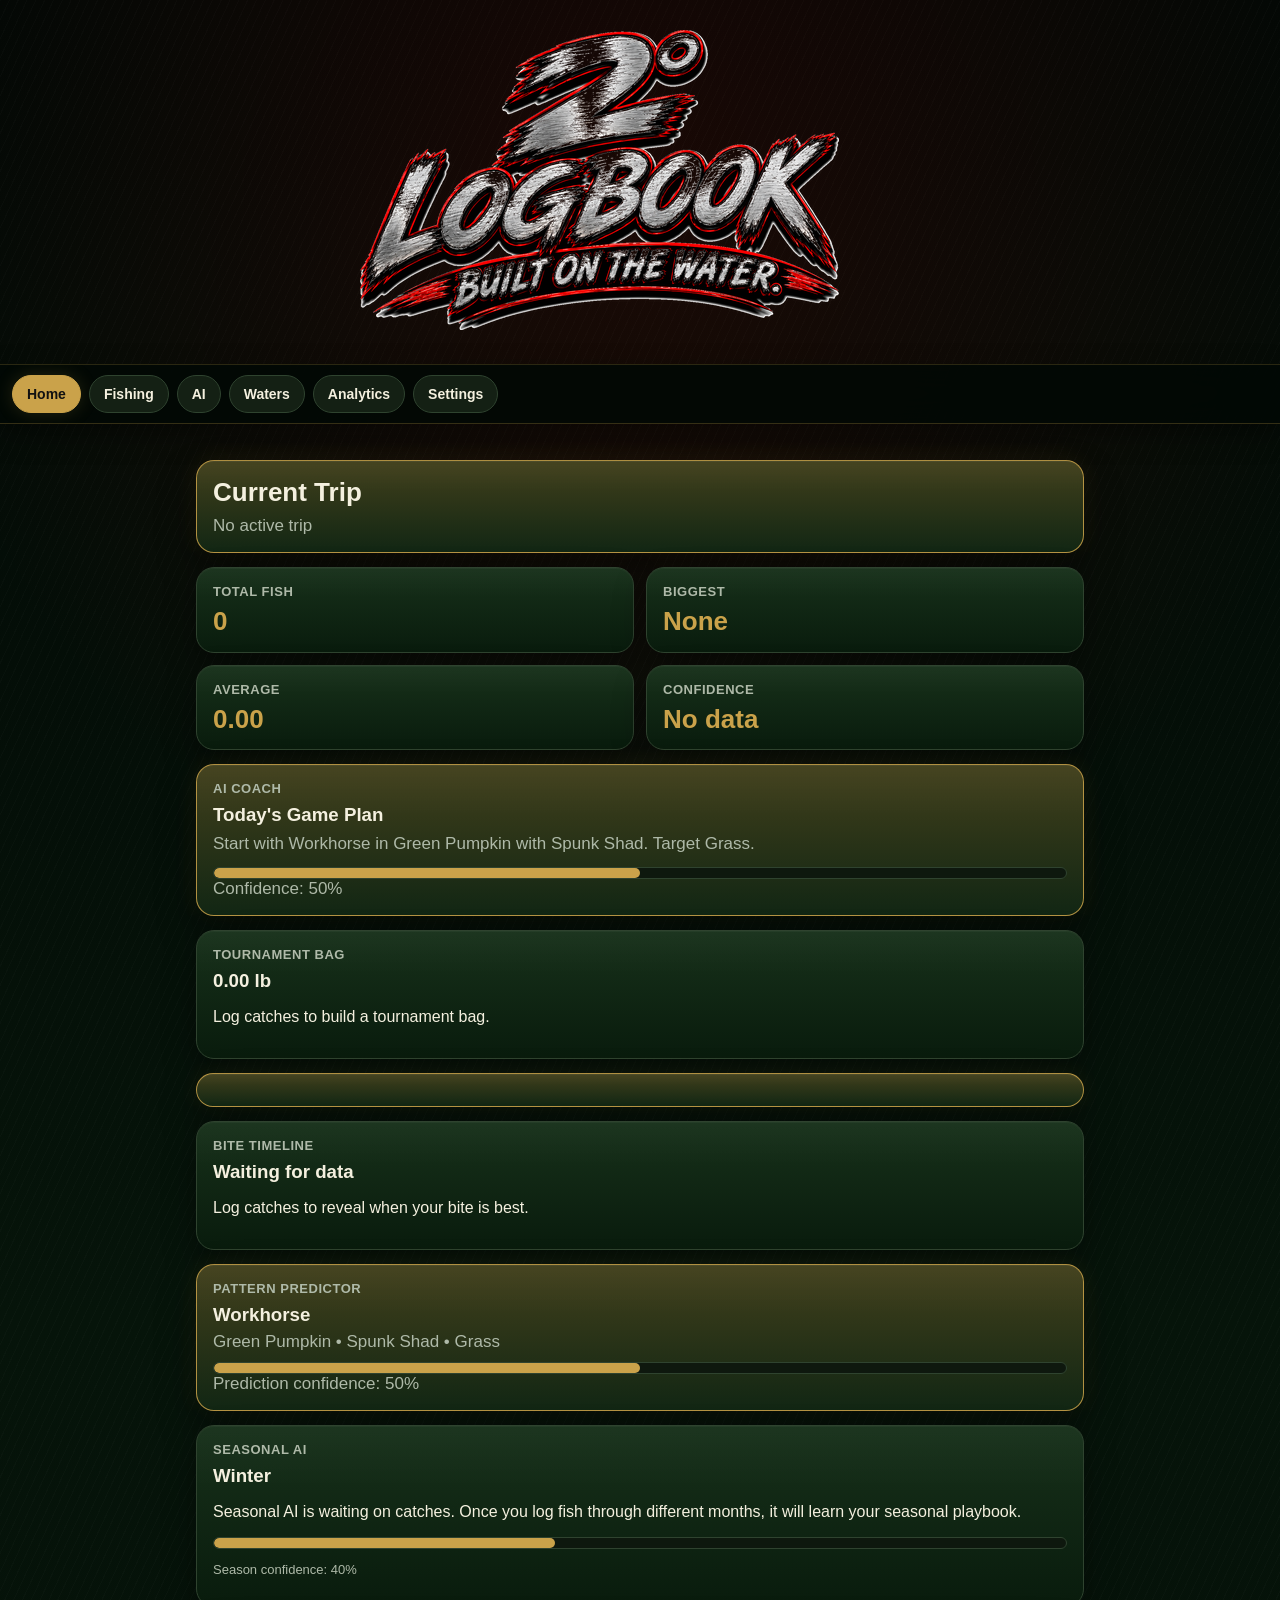
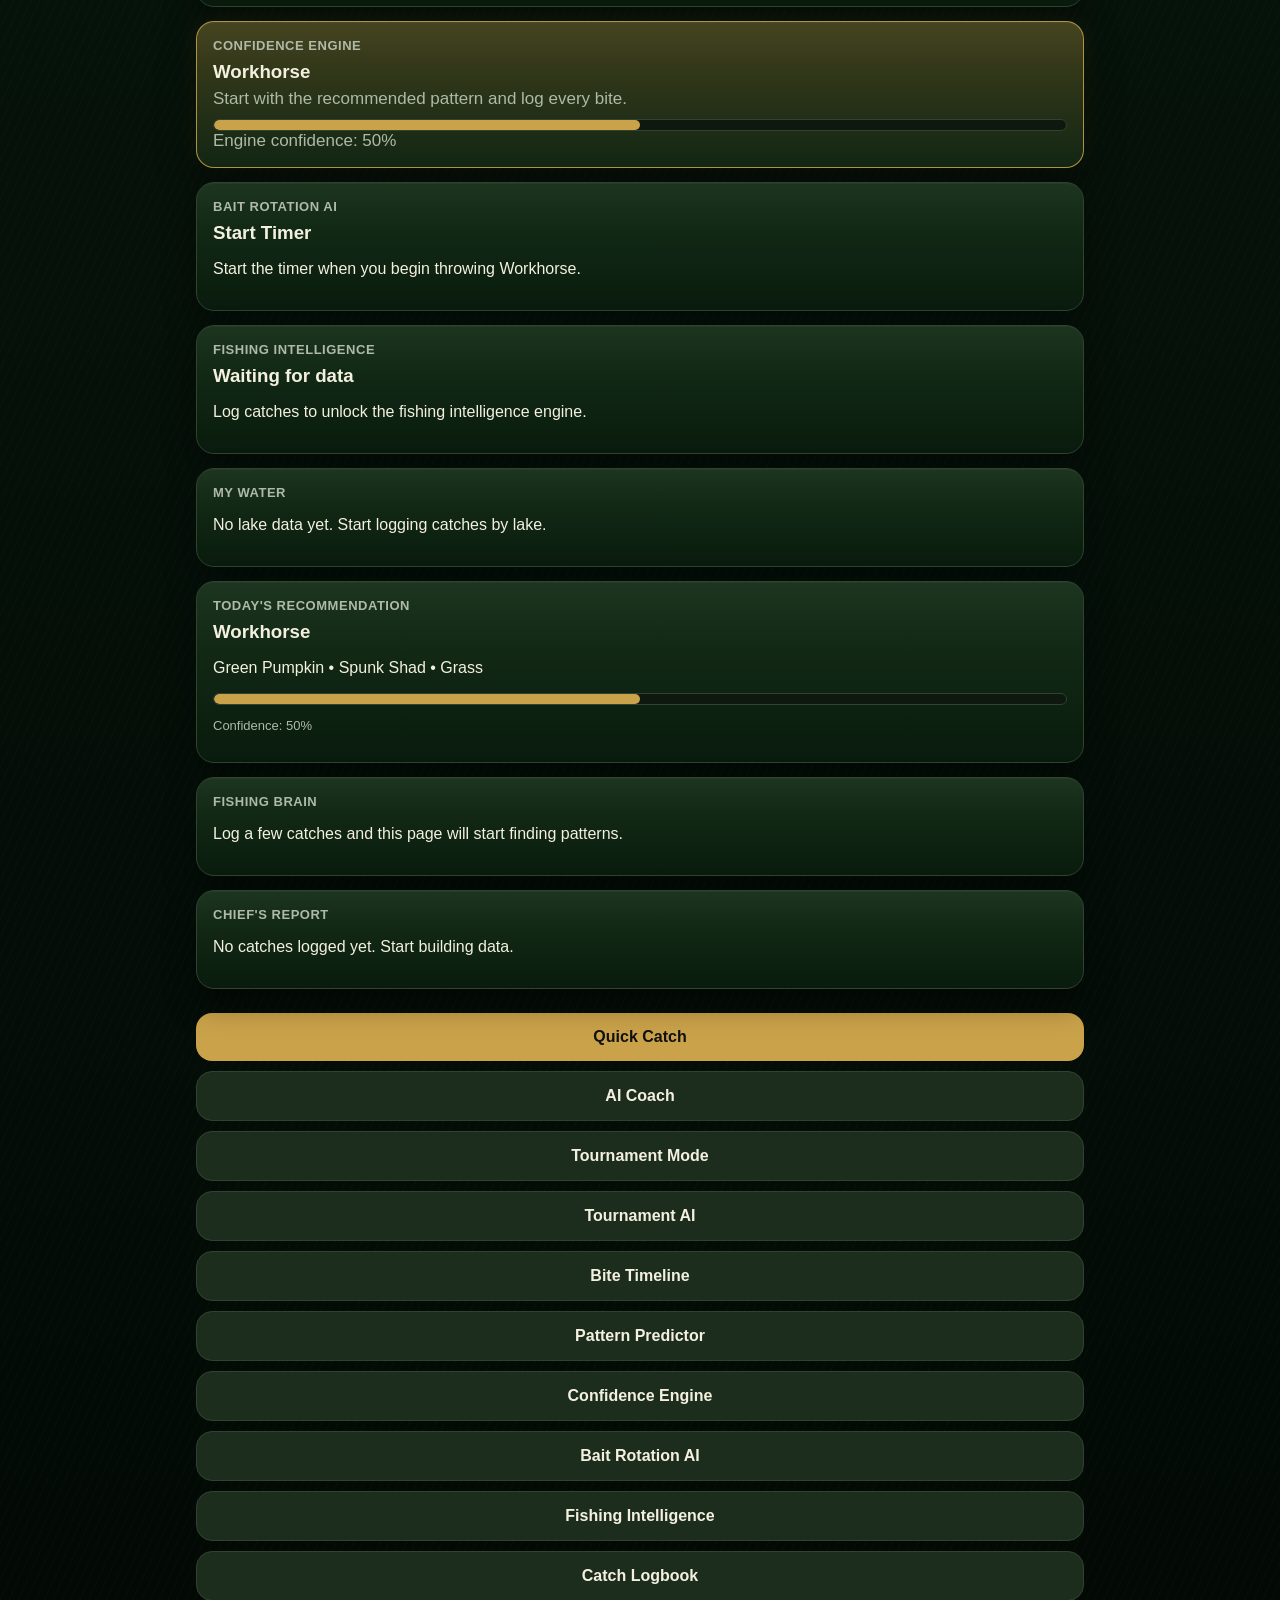
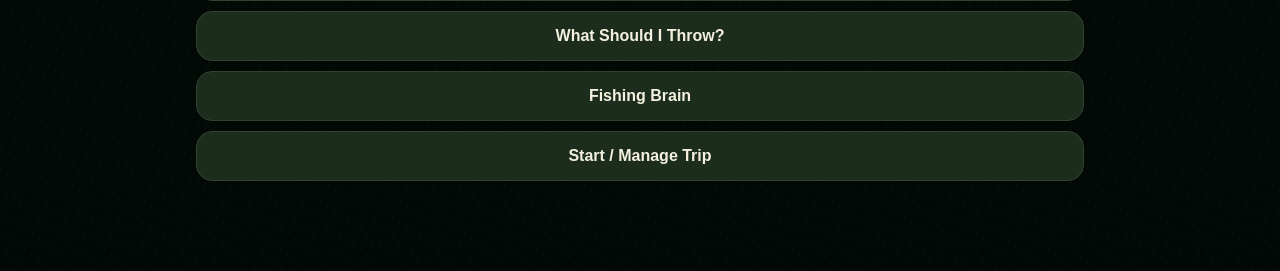
<file: index.html>
<!doctype html>
<html lang="en">
<head>
  <meta name="build-version" content="fishing-logbook-build-40-logo-header">
  <meta charset="UTF-8" />
  <meta name="viewport" content="width=device-width, initial-scale=1.0" />
  <title>2° Logbook</title>
  <link rel="stylesheet" href="style.css" />
  <link rel="manifest" href="manifest.json" />
  <meta name="theme-color" content="#caa24a" />
  <meta name="apple-mobile-web-app-capable" content="yes" />
  <meta name="apple-mobile-web-app-title" content="2° Logbook" />
  <meta name="apple-mobile-web-app-status-bar-style" content="black-translucent" />
</head>
<body>
  <header id="brandHeader37" class="brand-header-37">
    <img id="brandLogo37" class="brand-logo-37" src="brand-header-safe.png?v=40-logo-header" alt="2° Logbook - Built on the water.">
  </header>
  

  <nav class="nav-bar">
    <button data-nav="home">Home</button>
    <button data-nav="fishinghub">Fishing</button>
    <button data-nav="aihub">AI</button>
    <button data-nav="waterhub">Waters</button>
    <button data-nav="analytics">Analytics</button>
    <button data-nav="settings">Settings</button>
  </nav>

  <main>
    <section id="home" data-page class="page active">
      <div class="card hero">
        <h2>Current Trip</h2>
        <p id="currentTripStatus">No active trip</p>
      </div>

      <div class="grid">
        <div class="card"><span>Total Fish</span><strong id="totalFish">0</strong></div>
        <div class="card"><span>Biggest</span><strong id="biggestFish">None</strong></div>
        <div class="card"><span>Average</span><strong id="averageWeight">0.00</strong></div>
        <div class="card"><span>Confidence</span><strong id="confidenceBait">No data</strong></div>
      </div>

      <div id="homeCoachCard" class="card hero"></div>
      <div id="homeTournamentCard" class="card"></div>
      <div id="homeTourneyAICard" class="card hero"></div>
      <div id="homeTimelineCard" class="card"></div>
      <div id="homePredictorCard" class="card hero"></div>
      <div id="homeSeasonalCard" class="card"></div>
      <div id="homeEngineCard" class="card hero"></div>
      <div id="homeRotationCard" class="card"></div>
      <div id="homeIntelligenceCard" class="card"></div>
      <div id="homeWaterCard" class="card"></div>
      <div id="homeRecommendationCard" class="card"></div>
      <div id="homeBrainCard" class="card"></div>
      <div id="homePatternCard" class="card"></div>

      <button class="primary" data-nav="catch">Quick Catch</button>
      <button class="secondary" data-nav="coach">AI Coach</button>
      <button class="secondary" data-nav="tournament">Tournament Mode</button>
      <button class="secondary" data-nav="tourneyai">Tournament AI</button>
      <button class="secondary" data-nav="timeline">Bite Timeline</button>
      <button class="secondary" data-nav="predictor">Pattern Predictor</button>
      <button class="secondary" data-nav="engine">Confidence Engine</button>
      <button class="secondary" data-nav="rotation">Bait Rotation AI</button>
      <button class="secondary" data-nav="intelligence">Fishing Intelligence</button>
      <button class="secondary" data-nav="logbook">Catch Logbook</button>
      <button class="secondary" data-nav="recommend">What Should I Throw?</button>
      <button class="secondary" data-nav="brain">Fishing Brain</button>
      <button class="secondary" data-nav="trip">Start / Manage Trip</button>
    </section>

    
    <section id="fishinghub" data-page class="page">
      <h2>Fishing</h2>
      <div class="hub-grid">
        <button class="hub-card" data-nav="trip"><strong>Trip</strong><span>Start or manage a trip</span></button>
        <button class="hub-card" data-nav="catch"><strong>Quick Catch</strong><span>Log fish fast</span></button>
        <button class="hub-card" data-nav="logbook"><strong>Catch Logbook</strong><span>Edit and review catches</span></button>
        <button class="hub-card" data-nav="timeline"><strong>Bite Timeline</strong><span>Best times and seasons</span></button>
        <button class="hub-card" data-nav="tournament"><strong>Tournament Mode</strong><span>Live bag and culls</span></button>
      </div>
    </section>

    <section id="aihub" data-page class="page">
      <h2>AI Tools</h2>
      <div class="hub-grid">
        <button class="hub-card primary-hub" data-nav="coach"><strong>AI Coach</strong><span>Today's game plan</span></button>
        <button class="hub-card" data-nav="predictor"><strong>Pattern Predictor</strong><span>Best pattern right now</span></button>
        <button class="hub-card" data-nav="seasonal"><strong>Seasonal AI</strong><span>Seasonal playbook</span></button>
        <button class="hub-card" data-nav="brain"><strong>Fishing Brain</strong><span>Long-term pattern learning</span></button>
        <button class="hub-card primary-hub" data-nav="engine"><strong>Confidence Engine</strong><span>Why the app recommends what it recommends</span></button>
        <button class="hub-card primary-hub" data-nav="rotation"><strong>Bait Rotation AI</strong><span>When to switch and what to throw next</span></button>
        <button class="hub-card" data-nav="tourneyai"><strong>Tournament AI</strong><span>Strategy and target weight</span></button>
      </div>
    </section>

    <section id="engine" data-page class="page"><h2>Confidence Engine</h2><button class="back-hub" data-nav="aihub">Back to AI Hub</button><div id="engineReport"></div></section>

    <section id="rotation" data-page class="page"><h2>Bait Rotation AI</h2><button class="back-hub" data-nav="aihub">Back to AI Hub</button><div id="rotationReport"></div></section>

    <section id="waterhub" data-page class="page">
      <h2>Waters</h2>
      <div class="hub-grid">
        <button class="hub-card primary-hub" data-nav="mywater"><strong>My Water</strong><span>Lake-by-lake profiles</span></button>
        <button class="hub-card" data-nav="lakebrain"><strong>Lake Brain</strong><span>Lake-specific recommendations</span></button>
        <button class="hub-card" data-nav="photos"><strong>Photos</strong><span>Catch gallery</span></button>
      </div>
    </section>

    <section id="analytics" data-page class="page">
      <h2>Analytics</h2>
      <div class="hub-grid">
        <button class="hub-card primary-hub" data-nav="intelligence"><strong>Fishing Intelligence</strong><span>Confidence and hot/cold trends</span></button>
        <button class="hub-card" data-nav="patterns"><strong>Pattern Finder</strong><span>Best combos and signals</span></button>
        <button class="hub-card" data-nav="report"><strong>Trip Reports</strong><span>Review trip results</span></button>
        <button class="hub-card" data-nav="stats"><strong>Stats</strong><span>Bait performance</span></button>
        <button class="hub-card" data-nav="baits"><strong>Baits</strong><span>Manage bait lineup</span></button>
      </div>
    </section>

    <section id="settings" data-page class="page">
      <h2>Settings</h2>
      <div class="card hero">
        <h3>2° Logbook</h3>
        <p>Version 3.0 Build 19</p>
      </div>
      <div class="hub-grid">
        <button class="hub-card" data-nav="baits"><strong>Bait Manager</strong><span>Edit your lure lineup</span></button>
        <button class="hub-card" data-nav="logbook"><strong>Catch Data</strong><span>Review, edit, or delete catches</span></button>
      </div>
    </section>

    <section id="trip" data-page class="page">
      <h2>Start Trip</h2>
      <form id="startTripForm" class="card form">
        <label>Lake / Spot<input id="tripLake" type="text" placeholder="Kunkel Lake" required /></label>
        <label>Weather
          <select id="tripWeather">
            <option>Sunny</option><option>Cloudy</option><option>Rain</option><option>Windy</option><option>Night</option>
          </select>
        </label>
        <label>Water Clarity
          <select id="tripWaterClarity">
            <option>Crystal Clear</option><option>Clear</option><option>Slight Stain</option><option>Stained</option><option>Muddy</option>
          </select>
        </label>
        <label>Water Temp<input id="tripWaterTemp" type="number" step="0.1" placeholder="Optional" /></label>
        <label>Wind<input id="tripWind" type="text" placeholder="SW 12 mph / calm / gusty" /></label>
        <label>Notes<textarea id="tripNotes" placeholder="What are you trying to learn?"></textarea></label>
        <button class="primary" type="submit">Start Trip</button>
      </form>
      <button id="endTripButton" class="danger">End Current Trip</button>
    </section>

    <section id="catch" data-page class="page">
      <h2>Quick Catch</h2>
      <form id="catchForm" class="card form">
        <label>Bait<select id="catchBait"></select></label>
        <label>Color<select id="catchColor"></select></label>
        <label>Trailer<select id="catchTrailer"></select></label>
        <div class="two-col">
          <label>Weight<input id="catchWeight" type="number" step="0.01" placeholder="3.25" /></label>
          <label>Length<input id="catchLength" type="number" step="0.25" placeholder="18" /></label>
        </div>
        <label>Cover
          <select id="catchCover">
            <option>Grass</option><option>Riprap</option><option>Wood</option><option>Dock</option><option>Open Water</option><option>Shade</option><option>Other</option>
          </select>
        </label>
        <label>Depth<input id="catchDepth" type="number" step="0.5" placeholder="Optional" /></label>
        <div class="two-col">
          <label>Water Temp<input id="catchWaterTemp" type="number" step="0.1" placeholder="Optional" /></label>
          <label>Wind<input id="catchWind" type="text" placeholder="Optional" /></label>
        </div>
        <label>Notes<textarea id="catchNotes" placeholder="What did the fish teach you?"></textarea></label>
        <label>Fish Photo<input id="catchPhoto" type="file" accept="image/*" capture="environment" /></label>
        <button id="useLocationButton" class="secondary" type="button">Use Current Location</button>
        <p id="locationStatus" class="small-text">Location not saved.</p>
        <button class="primary" type="submit">Save Catch</button>
        <button id="saveAndStayButton" class="secondary" type="button">Save + Add Another</button>
      </form>
    </section>

    <section id="coach" data-page class="page"><h2>AI Fishing Coach</h2><button class="back-hub" data-nav="aihub">Back to AI Hub</button><div id="coachReport"></div></section>
    <section id="tournament" data-page class="page"><h2>Tournament Mode</h2><div id="tournamentReport"></div></section>
    <section id="tourneyai" data-page class="page"><h2>Tournament AI</h2><button class="back-hub" data-nav="aihub">Back to AI Hub</button><div id="tourneyAIReport"></div></section>
    <section id="timeline" data-page class="page"><h2>Bite Timeline</h2><div id="timelineReport"></div></section>
    <section id="predictor" data-page class="page"><h2>Pattern Predictor</h2><button class="back-hub" data-nav="aihub">Back to AI Hub</button><div id="predictorReport"></div></section>
    <section id="seasonal" data-page class="page"><h2>Seasonal AI</h2><button class="back-hub" data-nav="aihub">Back to AI Hub</button><div id="seasonalReport"></div></section>
    <section id="mywater" data-page class="page"><h2>My Water</h2><div id="myWaterReport"></div></section>
    <section id="intelligence" data-page class="page"><h2>Fishing Intelligence</h2><div id="intelligenceReport"></div></section>
    <section id="logbook" data-page class="page"><h2>Catch Logbook</h2><div id="catchLogbook"></div></section>
    <section id="recommend" data-page class="page"><h2>What Should I Throw?</h2><div id="recommendationReport"></div></section>
    <section id="brain" data-page class="page"><h2>Fishing Brain</h2><button class="back-hub" data-nav="aihub">Back to AI Hub</button><div id="brainReport"></div></section>
    <section id="lakebrain" data-page class="page"><h2>Lake Brain</h2><div id="lakeBrainReport"></div></section>
    <section id="patterns" data-page class="page"><h2>Pattern Finder</h2><div id="patternReport"></div></section>
    <section id="report" data-page class="page"><h2>Trip Report</h2><div id="tripReport"></div></section>
    <section id="history" data-page class="page"><h2>Trip History</h2><div id="tripHistory"></div></section>
    <section id="stats" data-page class="page"><h2>Bait Stats</h2><div id="baitStats"></div></section>

    <section id="baits" data-page class="page">
      <h2>2° Baits Manager</h2>
      <form id="baitForm" class="card form">
        <label>Bait Name<input id="baitName" type="text" placeholder="Example: Workhorse" required /></label>
        <label>Colors<input id="baitColors" type="text" placeholder="Green Pumpkin, Black Blue, White" /></label>
        <label>Trailers<input id="baitTrailers" type="text" placeholder="Spunk Shad, Dangler, None" /></label>
        <label>Weights<input id="baitWeights" type="text" placeholder="3/8, 1/2" /></label>
        <label>Notes<textarea id="baitNotes" placeholder="What makes this bait special?"></textarea></label>
        <button class="primary" type="submit">Add Bait</button>
      </form>
      <div id="baitManagerList"></div>
    </section>

    <section id="photos" data-page class="page"><h2>Catch Photos</h2><div id="photoGallery"></div></section>
  </main>

  <script src="storage.js?v=39-stable"></script>
  <script src="trips.js?v=39-stable"></script>
  <script src="baits.js?v=39-stable"></script>
  <script src="catches.js?v=39-stable"></script>
  <script src="stats.js?v=39-stable"></script>
  <script src="patterns.js?v=39-stable"></script>
  <script src="reports.js?v=39-stable"></script>
  <script src="recommendations.js?v=39-stable"></script>
  <script src="brain.js?v=39-stable"></script>
  <script src="coach.js?v=39-stable"></script>
  <script src="intelligence.js?v=39-stable"></script>
  <script src="water.js?v=39-stable"></script>
  <script src="tournament.js?v=39-stable"></script>
  <script src="tourneyai.js?v=39-stable"></script>
  <script src="timeline.js?v=39-stable"></script>
  <script src="predictor.js?v=39-stable"></script>
  <script src="seasonal.js?v=39-stable"></script>
  <script src="engine.js?v=39-stable"></script>
  <script src="rotation.js?v=39-stable"></script>
  <script src="ui.js?v=39-stable"></script>
  <script src="app.js?v=39-stable"></script>
</body>
</html>
</file>
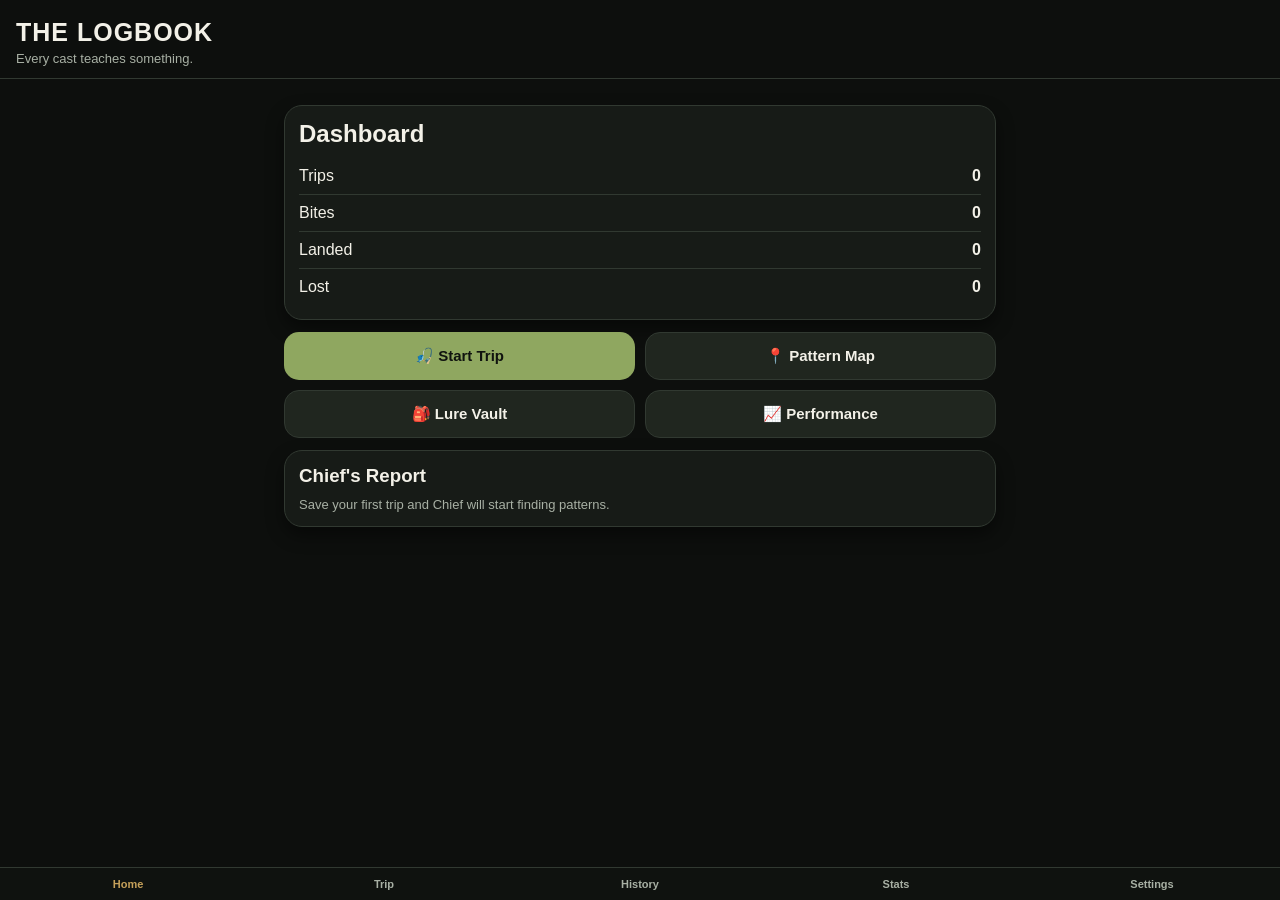
<file: the_logbook_working_v2.html>
<!doctype html>
<html lang="en">
<head>
<meta charset="utf-8">
<meta name="viewport" content="width=device-width, initial-scale=1, viewport-fit=cover">
<title>The Logbook</title>
<style>
:root{--bg:#0d0f0d;--panel:#171b17;--panel2:#20261f;--line:#313931;--text:#f3f1e8;--muted:#a8b0a4;--green:#8fa760;--gold:#c6a15a;--red:#d86d61}
*{box-sizing:border-box} body{margin:0;background:var(--bg);color:var(--text);font-family:-apple-system,BlinkMacSystemFont,"Segoe UI",Arial,sans-serif}
header{padding:18px 16px 12px;border-bottom:1px solid var(--line);background:#0d0f0dee;position:sticky;top:0;z-index:2}
h1{font-size:25px;margin:0;letter-spacing:1px}.sub{color:var(--muted);font-size:13px;margin-top:4px}
main{padding:14px 14px 92px;max-width:740px;margin:auto}
.screen{display:none}.screen.active{display:block}
.card{background:var(--panel);border:1px solid var(--line);border-radius:18px;padding:14px;margin:12px 0;box-shadow:0 8px 18px #0007}
h2,h3{margin:0 0 10px}.grid{display:grid;grid-template-columns:1fr 1fr;gap:10px}.row{display:grid;grid-template-columns:1fr 1fr;gap:10px}
button{width:100%;border:0;border-radius:15px;padding:14px 12px;background:var(--green);color:#10130f;font-weight:900;font-size:15px}
.secondary{background:var(--panel2);color:var(--text);border:1px solid var(--line)}.danger{background:var(--red);color:#111}
label{display:block;color:var(--muted);font-size:13px;margin:10px 0 5px}
input,select,textarea{width:100%;border:1px solid var(--line);background:#0a0c0a;color:var(--text);border-radius:12px;padding:11px;font-size:16px}
textarea{min-height:86px}.stat{display:flex;justify-content:space-between;gap:10px;border-bottom:1px solid var(--line);padding:9px 0}.stat:last-child{border-bottom:0}
.pill{display:inline-block;border:1px solid var(--line);background:#101310;color:var(--muted);border-radius:999px;padding:6px 9px;margin:3px;font-size:12px}
.small{color:var(--muted);font-size:13px}.gold{color:var(--gold)}.spot{border-left:4px solid var(--green)}
nav{position:fixed;bottom:0;left:0;right:0;background:#101310f2;display:grid;grid-template-columns:repeat(5,1fr);border-top:1px solid var(--line);z-index:4}
nav button{background:transparent;color:var(--muted);border-radius:0;font-size:11px;padding:10px 2px} nav button.on{color:var(--gold)}
</style>
</head>
<body>
<header><h1>THE LOGBOOK</h1><div class="sub">Every cast teaches something.</div></header>
<main>
<section id="home" class="screen active">
  <div class="card"><h2>Dashboard</h2><div id="dashboard"></div></div>
  <div class="grid">
    <button data-go="trip">🎣 Start Trip</button>
    <button class="secondary" data-go="patterns">📍 Pattern Map</button>
    <button class="secondary" data-go="vault">🎒 Lure Vault</button>
    <button class="secondary" data-go="performance">📈 Performance</button>
  </div>
  <div class="card"><h3>Chief's Report</h3><div id="chief" class="small">No trips yet.</div></div>
</section>

<section id="trip" class="screen">
  <div class="card"><h2>Start Trip</h2>
    <label>Date</label><input id="date" type="date">
    <label>Body of Water</label><input id="lake" placeholder="Kunkel Lake">
    <label>Spot / Area</label><input id="spot" placeholder="East riprap / north grass flat">
    <div class="row"><div><label>Water Clarity</label><select id="clarity"><option>Clear</option><option>Gin clear</option><option>Stained</option><option>Muddy</option></select></div><div><label>Cover</label><select id="cover"><option>Grass</option><option>Riprap</option><option>Wood</option><option>Dock</option><option>Open water</option><option>Mixed</option></select></div></div>
    <label>Grass Type</label><select id="grass"><option>None</option><option>Hydrilla</option><option>Milfoil</option><option>Coontail</option><option>Mixed</option></select>
    <h3>Lure Setup</h3>
    <label>Lure</label><input id="lure" placeholder="Mini">
    <div class="row"><div><label>Weight</label><input id="weight" placeholder="3/8 oz"></div><div><label>Color</label><input id="color" placeholder="Green pumpkin"></div></div>
    <div class="row"><div><label>Trailer</label><input id="trailer" placeholder="3.5 Icon"></div><div><label>Blade</label><input id="blade" placeholder="Small coffin"></div></div>
    <div class="row"><div><label>Rod</label><input id="rod" placeholder="Lew's TP3"></div><div><label>Line</label><input id="line" placeholder="15 lb fluoro"></div></div>
    <h3>Results</h3>
    <div class="row"><div><label>Bites</label><input id="bites" type="number" value="0"></div><div><label>Landed</label><input id="landed" type="number" value="0"></div></div>
    <div class="row"><div><label>Lost</label><input id="lost" type="number" value="0"></div><div><label>Biggest</label><input id="biggest" placeholder="2.4 lb"></div></div>
    <h3>Performance</h3>
    <div class="row"><div><label>Confidence</label><input id="confidence" type="number" min="1" max="10" value="8"></div><div><label>Grass Clearance</label><input id="grassScore" type="number" min="1" max="10" value="8"></div></div>
    <div class="row"><div><label>Hookups</label><input id="hookups" type="number" min="1" max="10" value="8"></div><div><label>Action / Hunt</label><input id="hunting" type="number" min="1" max="10" value="8"></div></div>
    <label><input id="fishAgain" type="checkbox" checked style="width:auto"> Would fish this exact setup again</label>
    <label>Lesson Learned</label><input id="lesson" placeholder="What did this trip teach you?">
    <label>Notes</label><textarea id="notes"></textarea>
    <button id="saveTrip">Save Trip</button>
  </div>
</section>

<section id="history" class="screen"><div class="card"><h2>History</h2><div id="historyList"></div></div></section>

<section id="performance" class="screen"><div class="card"><h2>Performance</h2><div id="performanceList"></div></div></section>

<section id="vault" class="screen">
  <div class="card"><h2>Lure Vault</h2>
    <label>Lure Name</label><input id="vName" placeholder="Mini">
    <label>Status</label><select id="vStatus"><option>Production</option><option>Prototype</option><option>Retired</option></select>
    <label>Notes / Version History</label><textarea id="vNotes" placeholder="Version notes, hook, blade, trailer keeper..."></textarea>
    <button id="saveLure">Save Lure</button>
  </div>
  <div class="card"><h3>Saved Lures</h3><div id="vaultList"></div></div>
</section>

<section id="patterns" class="screen">
  <div class="card spot"><h2>Pattern Map</h2><p class="small">Places each bait should excel on each body of water.</p>
    <label>Lake</label><input id="pLake" placeholder="Kunkel Lake">
    <label>Spot</label><input id="pSpot" placeholder="North weed flat">
    <div class="row"><div><label>Best Lure</label><input id="pBest" placeholder="Mini"></div><div><label>Backup Lure</label><input id="pBackup" placeholder="Workhorse"></div></div>
    <label>Why it should excel there</label><textarea id="pWhy" placeholder="Clear water, grass edge, pressured fish..."></textarea>
    <button id="savePattern">Save Pattern Spot</button>
  </div>
  <div class="card"><h3>Saved Spots</h3><div id="patternList"></div></div>
</section>

<section id="settings" class="screen">
  <div class="card"><h2>Backup</h2>
    <button id="exportBtn">Export Backup</button>
    <label>Paste Backup JSON</label><textarea id="importText"></textarea>
    <button class="secondary" id="importBtn">Import Backup</button>
    <button class="danger" id="clearBtn">Clear Everything</button>
  </div>
</section>
</main>

<nav>
<button class="on" data-go="home">Home</button>
<button data-go="trip">Trip</button>
<button data-go="history">History</button>
<button data-go="performance">Stats</button>
<button data-go="settings">Settings</button>
</nav>

<script>
const key='theLogbookWorkingV2';
let db=JSON.parse(localStorage.getItem(key)||'{"trips":[],"lures":[],"patterns":[]}');
document.getElementById('date').valueAsDate=new Date();

function save(){localStorage.setItem(key,JSON.stringify(db));render();}
function $(id){return document.getElementById(id)}
function value(id){return $(id).value.trim()}
function number(id){return Number($(id).value||0)}
function go(id){
 document.querySelectorAll('.screen').forEach(s=>s.classList.remove('active'));
 $(id).classList.add('active');
 document.querySelectorAll('nav button').forEach(b=>b.classList.toggle('on',b.dataset.go===id));
 render();
}
document.querySelectorAll('[data-go]').forEach(b=>b.addEventListener('click',()=>go(b.dataset.go)));

$('saveTrip').addEventListener('click',()=>{
 db.trips.unshift({
 id:Date.now(),date:value('date'),lake:value('lake'),spot:value('spot'),clarity:value('clarity'),cover:value('cover'),grass:value('grass'),
 lure:value('lure'),weight:value('weight'),color:value('color'),trailer:value('trailer'),blade:value('blade'),rod:value('rod'),line:value('line'),
 bites:number('bites'),landed:number('landed'),lost:number('lost'),biggest:value('biggest'),confidence:number('confidence'),grassScore:number('grassScore'),hookups:number('hookups'),hunting:number('hunting'),
 fishAgain:$('fishAgain').checked,lesson:value('lesson'),notes:value('notes')
 });
 save(); alert('Trip saved.'); go('history');
});
$('saveLure').addEventListener('click',()=>{db.lures.unshift({id:Date.now(),name:value('vName'),status:value('vStatus'),notes:value('vNotes')});save();});
$('savePattern').addEventListener('click',()=>{db.patterns.unshift({id:Date.now(),lake:value('pLake'),spot:value('pSpot'),best:value('pBest'),backup:value('pBackup'),why:value('pWhy')});save();});
$('clearBtn').addEventListener('click',()=>{if(confirm('Delete all Logbook data?')){db={trips:[],lures:[],patterns:[]};save();}});
$('exportBtn').addEventListener('click',()=>{let blob=new Blob([JSON.stringify(db,null,2)],{type:'application/json'});let a=document.createElement('a');a.href=URL.createObjectURL(blob);a.download='the-logbook-backup.json';a.click();});
$('importBtn').addEventListener('click',()=>{try{db=JSON.parse(value('importText'));save();alert('Backup imported.')}catch(e){alert('That backup did not import.')}});

function group(arr,prop){return arr.reduce((o,x)=>{let k=x[prop]||'Unknown';(o[k]=o[k]||[]).push(x);return o;},{})}
function avg(arr,prop){let vals=arr.map(x=>Number(x[prop]||0)).filter(Boolean);return vals.length?(vals.reduce((a,b)=>a+b,0)/vals.length).toFixed(1):'—'}
function sum(arr,prop){return arr.reduce((a,x)=>a+Number(x[prop]||0),0)}
function delTrip(id){db.trips=db.trips.filter(t=>t.id!==id);save();}
window.delTrip=delTrip;

function render(){
 let trips=db.trips,bites=sum(trips,'bites'),landed=sum(trips,'landed'),lost=sum(trips,'lost');
 $('dashboard').innerHTML=`<div class="stat"><span>Trips</span><b>${trips.length}</b></div><div class="stat"><span>Bites</span><b>${bites}</b></div><div class="stat"><span>Landed</span><b>${landed}</b></div><div class="stat"><span>Lost</span><b>${lost}</b></div>`;
 $('chief').innerHTML=chiefReport();
 $('historyList').innerHTML=trips.length?trips.map(t=>`<div class="card"><b>${t.date||''} — ${t.lake||'Unknown'}</b><br><span class="small">${t.spot||''}</span><p><span class="pill">${t.lure||'Lure'}</span><span class="pill">${t.bites} bites</span><span class="pill">${t.landed} landed</span><span class="pill">${t.lost} lost</span></p><p>${t.lesson||t.notes||''}</p><button class="danger" onclick="delTrip(${t.id})">Delete</button></div>`).join(''):'<p class="small">No trips saved yet.</p>';
 renderPerformance(); renderVault(); renderPatterns();
}
function chiefReport(){
 if(!db.trips.length)return 'Save your first trip and Chief will start finding patterns.';
 let by=group(db.trips,'lure');
 let best=Object.entries(by).sort((a,b)=>sum(b[1],'bites')-sum(a[1],'bites'))[0];
 let lessons=db.trips.map(t=>t.lesson).filter(Boolean).slice(0,3).map(x=>`<span class="pill">${x}</span>`).join('');
 return `Best lure by bites: <b class="gold">${best?best[0]:'—'}</b><br>${lessons||'Add lessons to sharpen the report.'}`;
}
function renderPerformance(){
 let by=group(db.trips,'lure');
 $('performanceList').innerHTML=Object.entries(by).length?Object.entries(by).map(([name,arr])=>{
 let b=sum(arr,'bites'),l=sum(arr,'landed'),rate=b?Math.round(l/b*100):0;
 return `<div class="card"><h3>${name}</h3><div class="stat"><span>Trips</span><b>${arr.length}</b></div><div class="stat"><span>Bites</span><b>${b}</b></div><div class="stat"><span>Landed</span><b>${l}</b></div><div class="stat"><span>Landing %</span><b>${rate}%</b></div><div class="stat"><span>Confidence</span><b>${avg(arr,'confidence')}</b></div><div class="stat"><span>Grass Clearance</span><b>${avg(arr,'grassScore')}</b></div><div class="stat"><span>Hookups</span><b>${avg(arr,'hookups')}</b></div><div class="stat"><span>Action / Hunt</span><b>${avg(arr,'hunting')}</b></div></div>`;
 }).join(''):'<p class="small">No performance data yet.</p>';
}
function renderVault(){
 $('vaultList').innerHTML=db.lures.length?db.lures.map(l=>`<div class="card"><b>${l.name}</b> <span class="pill">${l.status}</span><p>${l.notes||''}</p></div>`).join(''):'<p class="small">No lures saved yet.</p>';
}
function renderPatterns(){
 $('patternList').innerHTML=db.patterns.length?db.patterns.map(p=>`<div class="card spot"><b>${p.lake||'Lake'} — ${p.spot||'Spot'}</b><p><span class="pill">Best: ${p.best||'—'}</span><span class="pill">Backup: ${p.backup||'—'}</span></p><p>${p.why||''}</p></div>`).join(''):'<p class="small">No pattern spots yet.</p>';
}
render();
</script>
</body>
</html>
</file>
